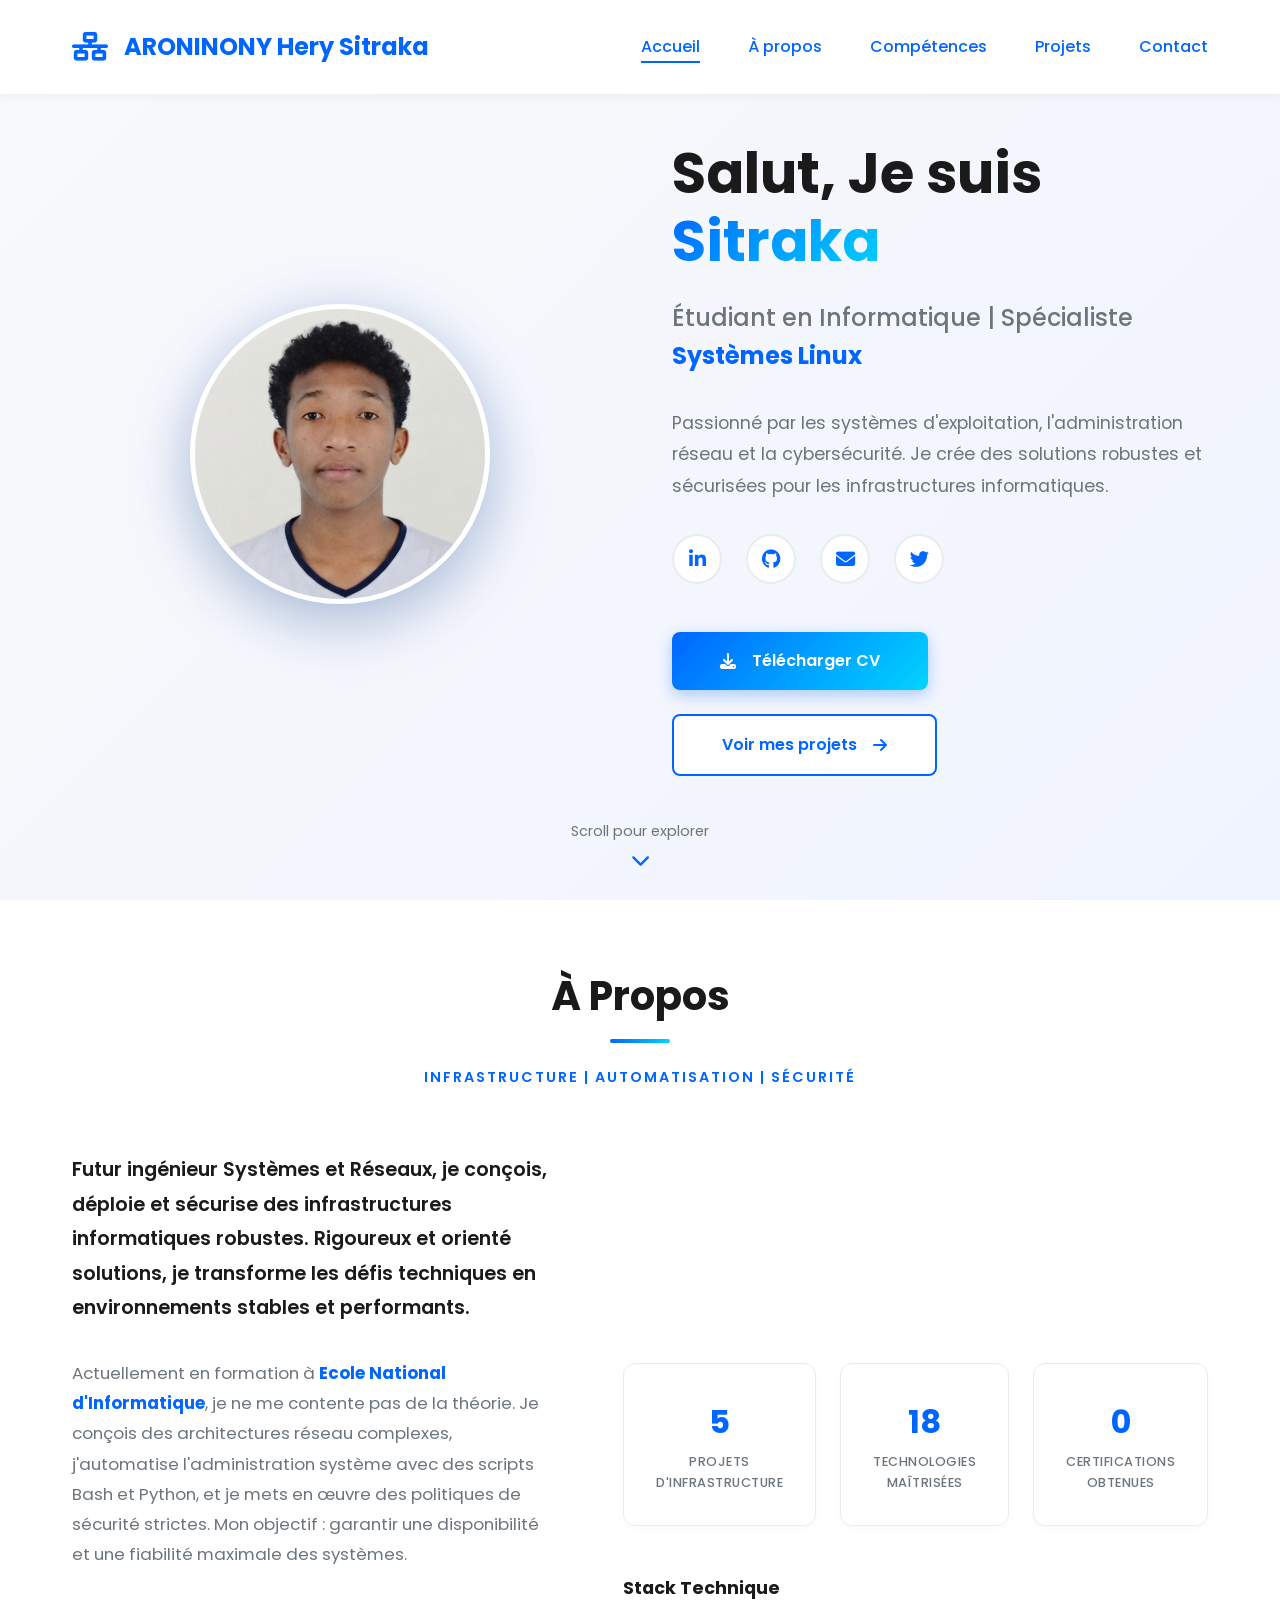
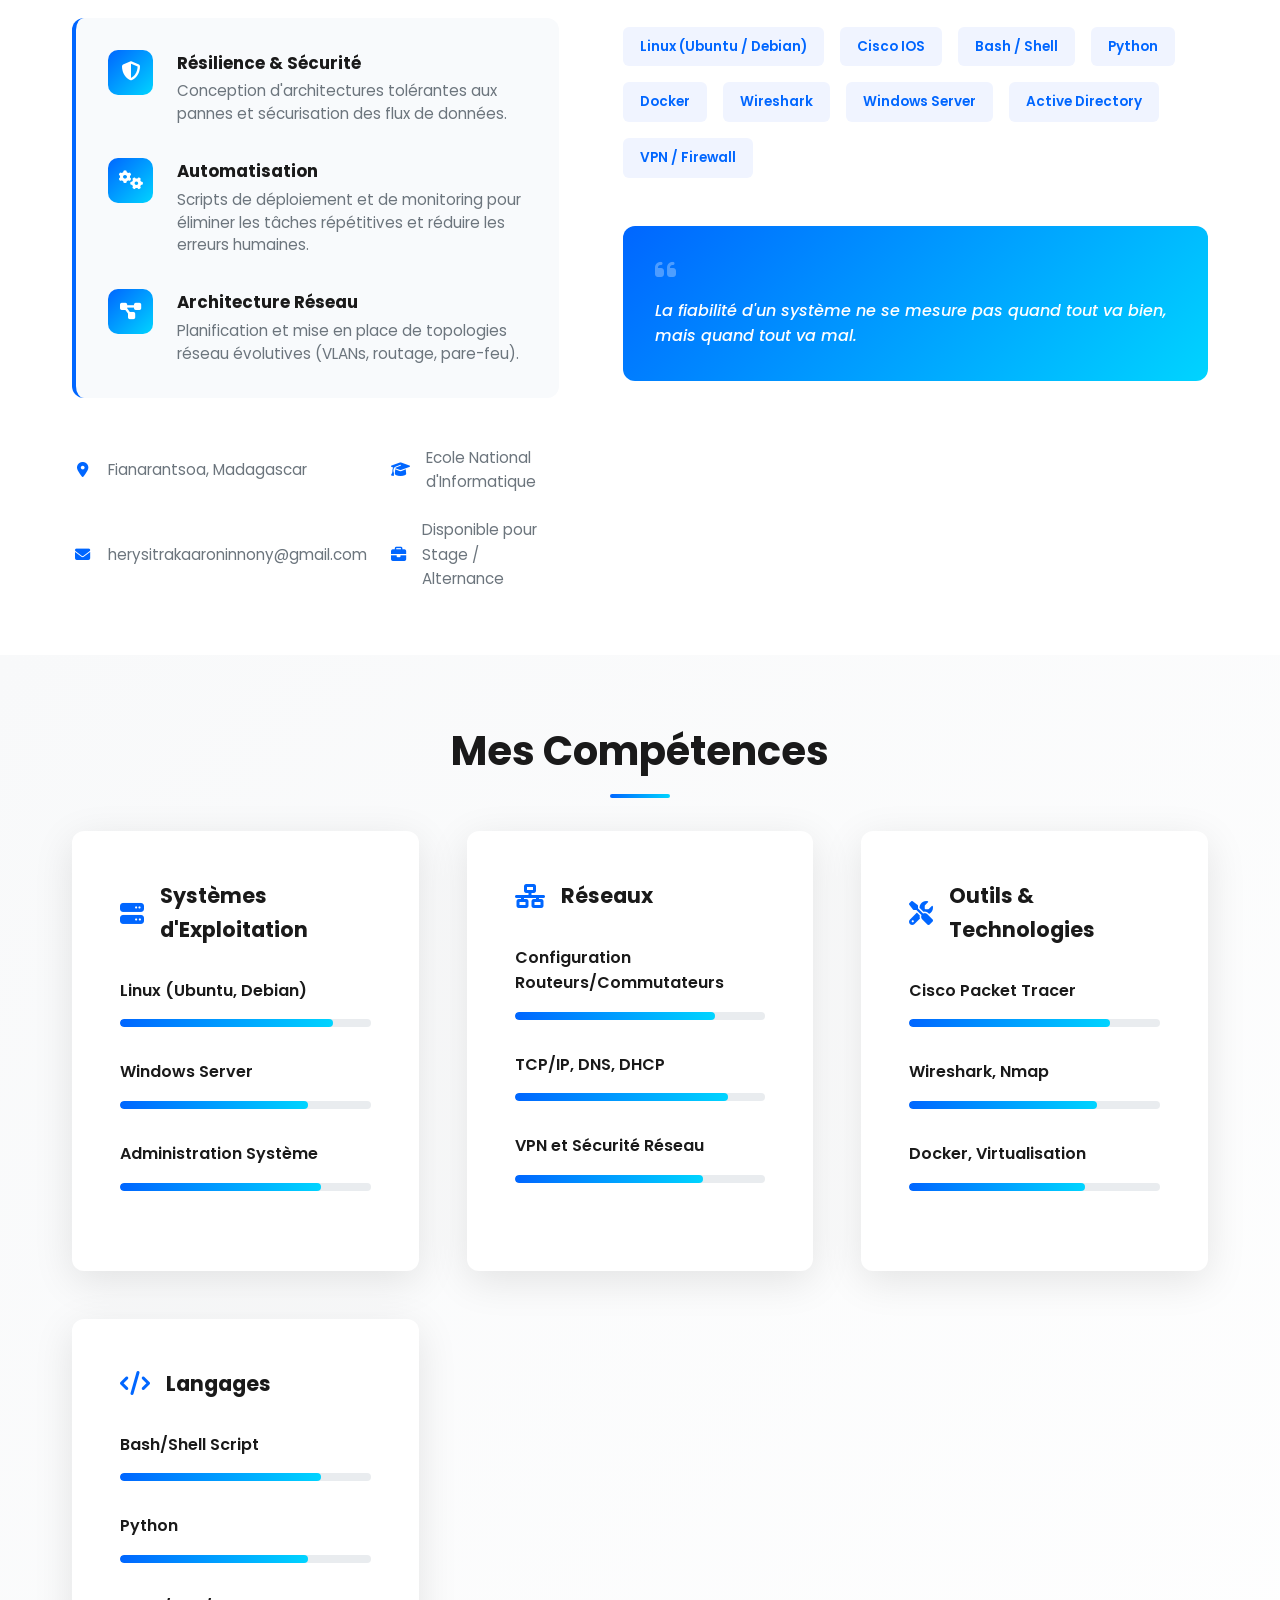
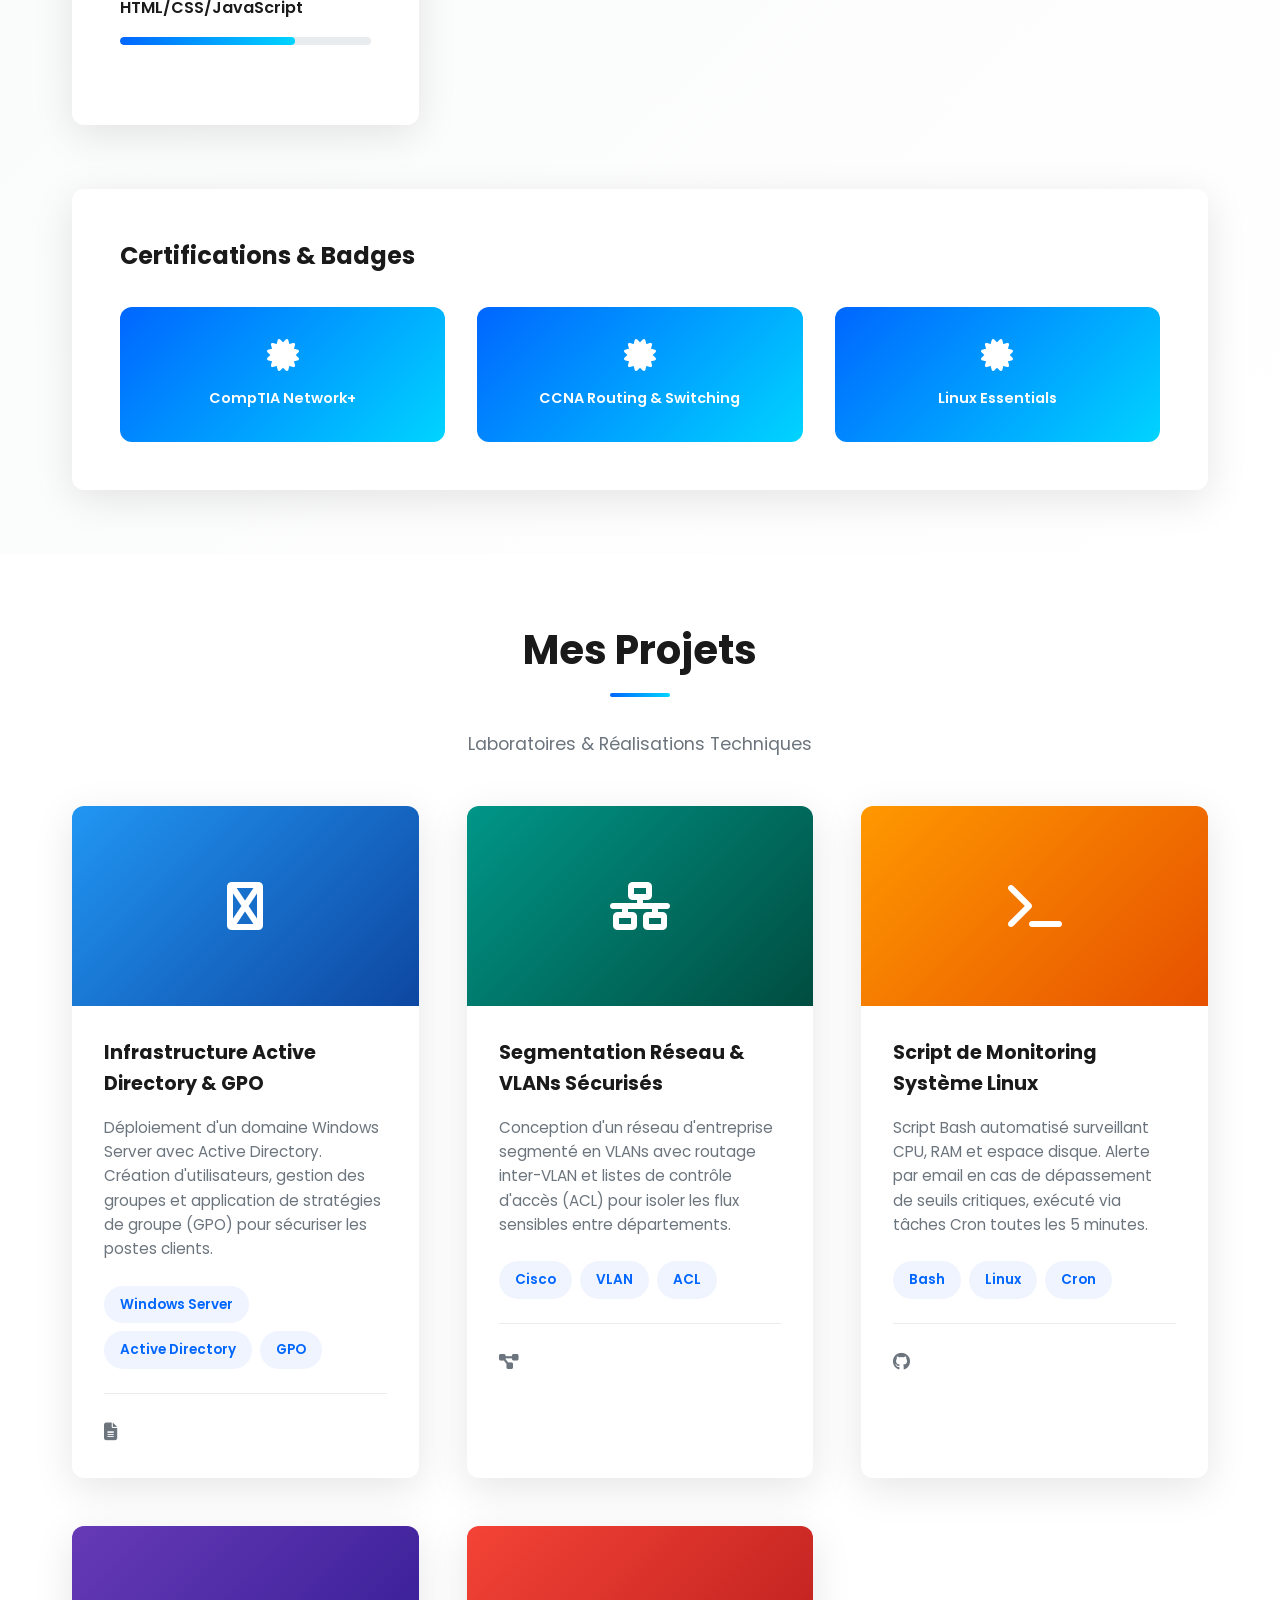
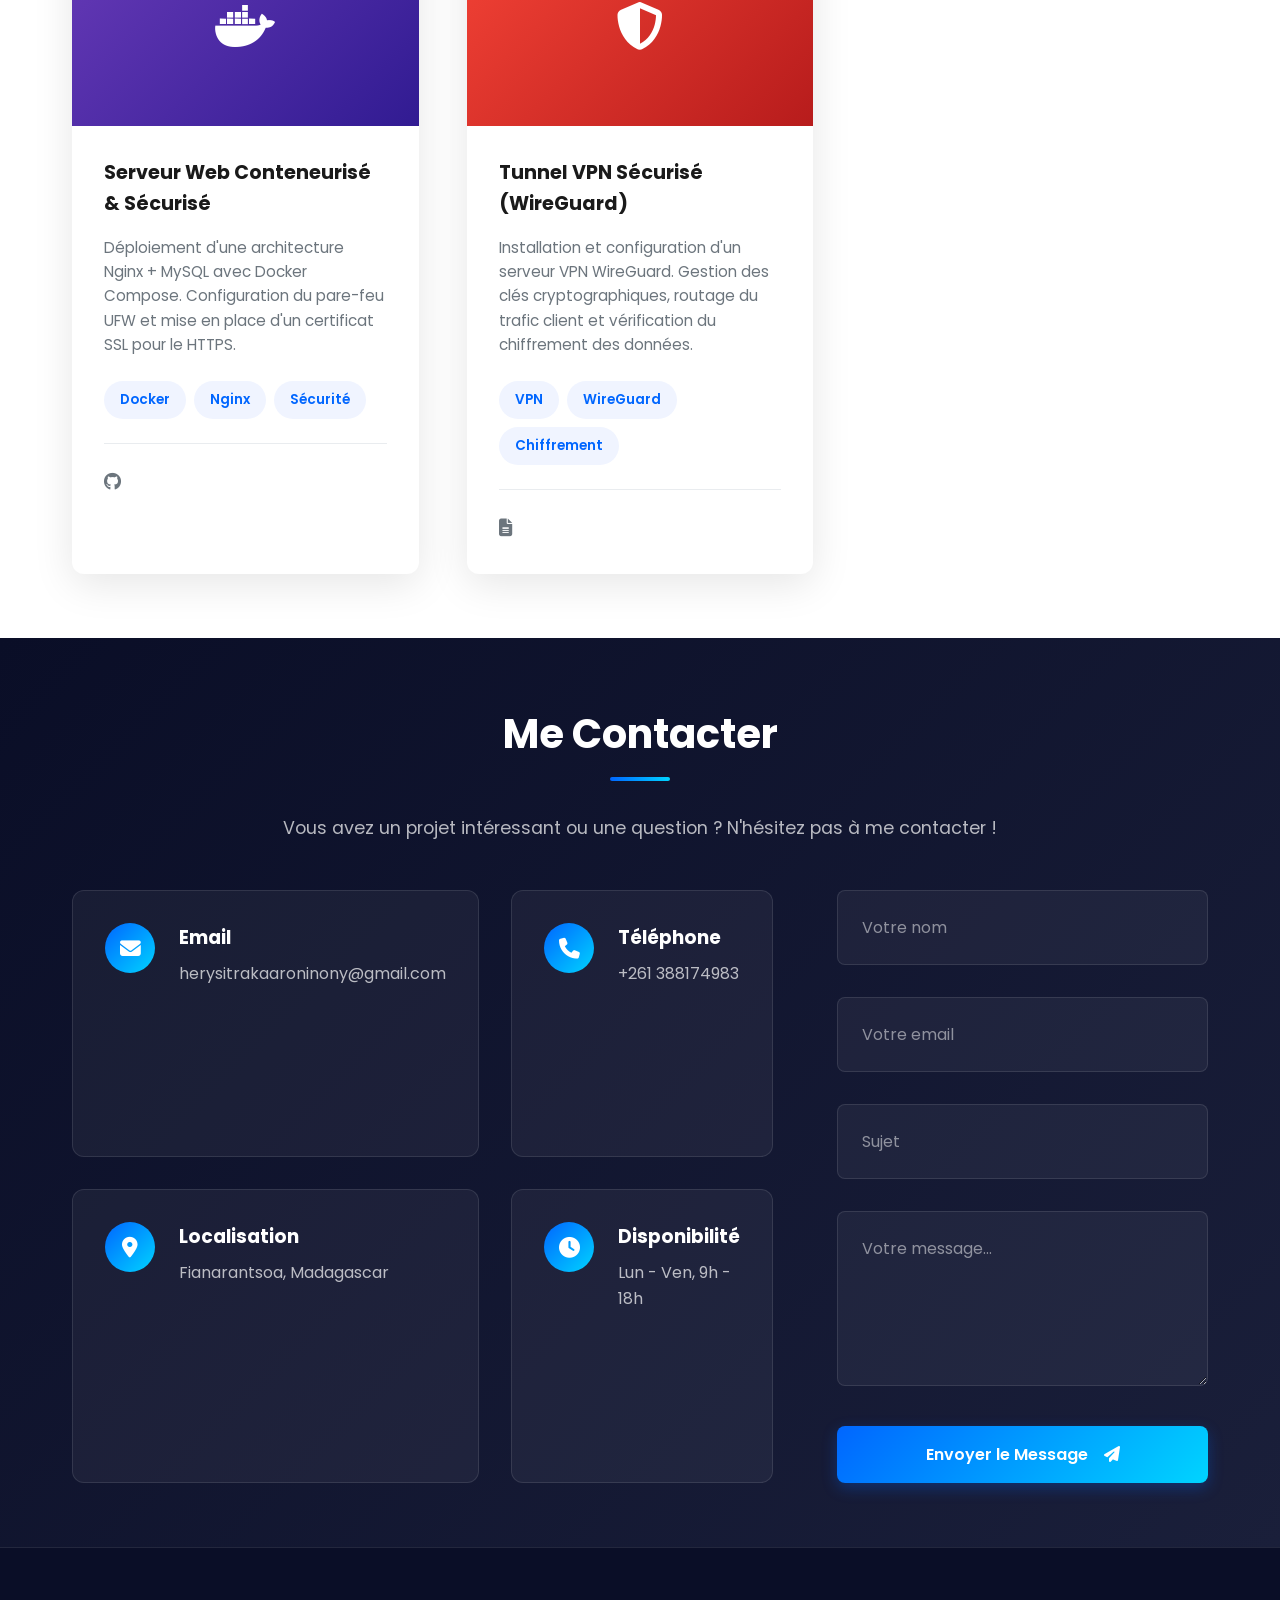
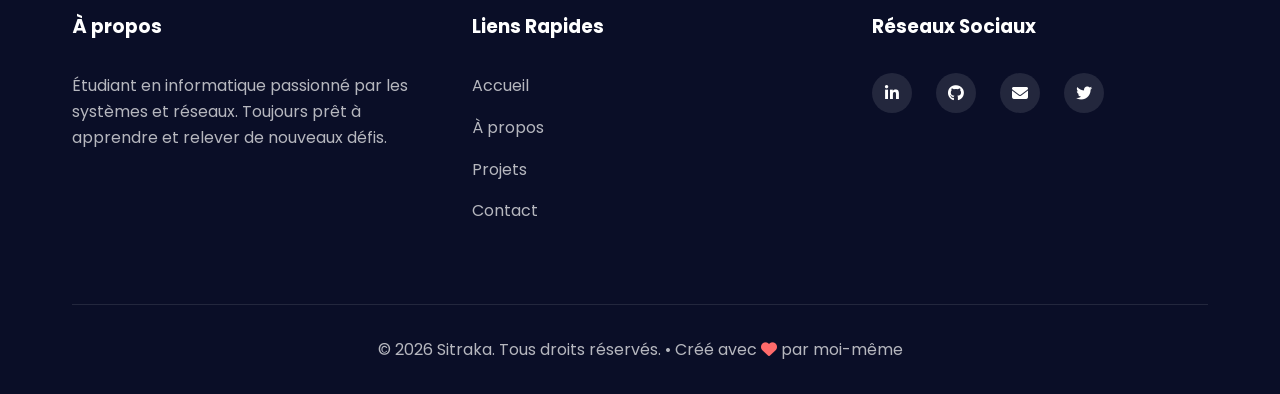
<file: index.html>
<!DOCTYPE html>
<html lang="fr">
<head>
    <meta charset="UTF-8">
    <meta name="viewport" content="width=device-width, initial-scale=1.0">
    <meta name="description" content="Portfolio de Sitraka - Étudiant en Informatique (Systèmes et Réseaux)">
    <meta name="keywords" content="système, réseau, informatique, portfolio">
    <title>Sitraka - Portfolio | Systèmes & Réseaux</title>
    
    <!-- Icons -->
    <link rel="stylesheet" href="https://cdnjs.cloudflare.com/ajax/libs/font-awesome/6.4.0/css/all.min.css">
    <!-- Google Fonts -->
    <link rel="preconnect" href="https://fonts.googleapis.com">
    <link rel="preconnect" href="https://fonts.gstatic.com" crossorigin>
    <link href="https://fonts.googleapis.com/css2?family=Poppins:wght@300;400;500;600;700&display=swap" rel="stylesheet">
    
    <!-- CSS Files -->
    <link rel="stylesheet" href="css/variables.css">
    <link rel="stylesheet" href="css/styles.css">
    <link rel="stylesheet" href="css/responsive.css">
</head>
<body>
    <!-- Navigation -->
    <nav id="navbar-container"></nav>

    <!-- Hero Section -->
    <div id="hero-container"></div>

    <!-- About Section -->
    <div id="about-container"></div>

    <!-- Skills Section -->
    <div id="skills-container"></div>

    <!-- Projects Section -->
    <div id="projects-container"></div>

    <!-- Contact Section -->
    <div id="contact-container"></div>

    <!-- Footer -->
    <div id="footer-container"></div>

    <!-- Scripts -->
    <script src="js/main.js"></script>
</body>
</html>
</file>
<file: css/variables.css>
/* ==================== VARIABLES DE COULEURS ====================
   À MODIFIER: Change les couleurs selon tes préférences
   Les couleurs se changent ici et s'appliquent partout
*/

:root {
    /* COULEURS PRINCIPALES */
    --primary-color: #0066ff;
--secondary-color: #00d4ff;
--accent-color: #ff6b6b;
    
    /* ARRIÈRE-PLANS */
    --dark-bg: #0a0e27;              /* Fond très sombre */
    --light-bg: #f8f9fa;             /* Fond clair */
    
    /* TEXTES */
    --text-dark: #1a1a1a;            /* Texte principal */
    --text-light: #ffffff;           /* Texte blanc */
    --text-muted: #6c757d;           /* Texte gris (description) */
    
    /* AUTRES */
    --border-color: #e9ecef;         /* Bordures */
    --shadow: 0 10px 40px rgba(0, 0, 0, 0.1);
    --shadow-lg: 0 20px 60px rgba(0, 0, 0, 0.15);
    
    /* TYPOGRAPHIE */
    --font-family: 'Poppins', sans-serif;
    --font-size-base: 16px;
    --font-size-h1: 3.5rem;
    --font-size-h2: 2.5rem;
    --font-size-h3: 1.5rem;
    
    /* ESPACEMENTS */
    --spacing-xs: 0.5rem;
    --spacing-sm: 1rem;
    --spacing-md: 1.5rem;
    --spacing-lg: 2rem;
    --spacing-xl: 3rem;
    --spacing-2xl: 4rem;
    
    /* TRANSITIONS */
    --transition: all 0.3s ease;
    --transition-fast: all 0.15s ease;
}

/* ==================== EXEMPLES DE COULEURS PRÉDÉFINIES ====================

Thème BLEU (défaut):
--primary-color: #0066ff;
--secondary-color: #00d4ff;
--accent-color: #ff6b6b;

Thème VIOLET:
--primary-color: #7c3aed;
--secondary-color: #a855f7;
--accent-color: #ec4899;

Thème ORANGE:
--primary-color: #ff6b35;
--secondary-color: #f7931e;
--accent-color: #2563eb;

Thème VERT:
--primary-color: #10b981;
--secondary-color: #34d399;
--accent-color: #3b82f6;

Thème GRIS PRO:
--primary-color: #374151;
--secondary-color: #6b7280;
--accent-color: #3b82f6;

*/
</file>
<file: css/styles.css>
/* ==================== RESET & BASE ====================*/
* {
    margin: 0;
    padding: 0;
    box-sizing: border-box;
}

html {
    scroll-behavior: smooth;
}

body {
    font-family: var(--font-family);
    font-size: var(--font-size-base);
    color: var(--text-dark);
    background-color: var(--light-bg);
    line-height: 1.6;
    overflow-x: hidden;
}

.container {
    max-width: 1200px;
    margin: 0 auto;
    padding: 0 var(--spacing-lg);
}

section {
    padding: var(--spacing-2xl) 0;
}

/* ==================== TITRE DES SECTIONS ====================*/
.section-title {
    font-size: var(--font-size-h2);
    text-align: center;
    margin-bottom: var(--spacing-xl);
    color: var(--text-dark);
    position: relative;
}

.section-title::after {
    content: '';
    position: absolute;
    bottom: -15px;
    left: 50%;
    transform: translateX(-50%);
    width: 60px;
    height: 4px;
    background: linear-gradient(90deg, var(--primary-color), var(--secondary-color));
    border-radius: 2px;
}

.section-subtitle {
    text-align: center;
    color: var(--text-muted);
    font-size: 1.1rem;
    margin-bottom: var(--spacing-xl);
}

/* ==================== NAVIGATION ====================*/
.navbar {
    position: fixed;
    top: 0;
    width: 100%;
    background: rgba(255, 255, 255, 0.95);
    backdrop-filter: blur(10px);
    box-shadow: 0 2px 10px rgba(0, 0, 0, 0.05);
    z-index: 1000;
    transition: var(--transition);
}

.nav-container {
    max-width: 1200px;
    margin: 0 auto;
    padding: var(--spacing-md) var(--spacing-lg);
    display: flex;
    justify-content: space-between;
    align-items: center;
}

.nav-logo {
    display: flex;
    align-items: center;
    gap: var(--spacing-sm);
    font-size: 1.5rem;
    font-weight: 700;
    color: var(--primary-color);
    text-decoration: none;
}

.logo-icon {
    font-size: 1.8rem;
}

.nav-menu {
    display: flex;
    list-style: none;
    gap: var(--spacing-xl);
}

.nav-link {
    color: var(--text-dark);
    text-decoration: none;
    font-weight: 500;
    position: relative;
    transition: var(--transition-fast);
}

.nav-link::after {
    content: '';
    position: absolute;
    bottom: -5px;
    left: 0;
    width: 0;
    height: 2px;
    background: var(--primary-color);
    transition: var(--transition-fast);
}

.nav-link:hover::after,
.nav-link.active::after {
    width: 100%;
}

.hamburger {
    display: none;
    flex-direction: column;
    cursor: pointer;
    gap: 5px;
}

.hamburger span {
    width: 25px;
    height: 3px;
    background: var(--text-dark);
    border-radius: 2px;
    transition: var(--transition-fast);
}

/* ==================== HERO SECTION ====================*/
.hero {
    min-height: 100vh;
    display: flex;
    align-items: center;
    justify-content: center;
    padding-top: 80px;
    background: linear-gradient(135deg, var(--light-bg) 0%, #f0f4ff 100%);
    position: relative;
    overflow: hidden;
}

.hero::before {
    content: '';
    position: absolute;
    top: -50%;
    right: -10%;
    width: 400px;
    height: 400px;
    background: radial-gradient(circle, rgba(0, 102, 255, 0.1) 0%, transparent 70%);
    border-radius: 50%;
    pointer-events: none;
}

.hero-content {
    display: grid;
    grid-template-columns: 1fr 1fr;
    gap: var(--spacing-2xl);
    align-items: center;
    position: relative;
    z-index: 1;
}

.hero-image {
    position: relative;
    text-align: center;
}

.profile-img {
    width: 300px;
    height: 300px;
    border-radius: 50%;
    object-fit: cover;
    box-shadow: var(--shadow-lg);
    border: 5px solid white;
    animation: float 3s ease-in-out infinite;
}

@keyframes float {
    0%, 100% { transform: translateY(0px); }
    50% { transform: translateY(-20px); }
}

.status-badge {
    position: absolute;
    bottom: 20px;
    left: 50%;
    transform: translateX(-50%);
    background: white;
    padding: var(--spacing-sm) var(--spacing-md);
    border-radius: 50px;
    box-shadow: var(--shadow);
    display: flex;
    align-items: center;
    gap: var(--spacing-xs);
    font-weight: 600;
    color: var(--primary-color);
}

.status-dot {
    width: 10px;
    height: 10px;
    background: #00c853;
    border-radius: 50%;
    animation: pulse 2s ease-in-out infinite;
}

@keyframes pulse {
    0%, 100% { box-shadow: 0 0 0 0 rgba(0, 200, 83, 0.7); }
    50% { box-shadow: 0 0 0 10px rgba(0, 200, 83, 0); }
}

.hero-text h1 {
    font-size: var(--font-size-h1);
    margin-bottom: var(--spacing-md);
    color: var(--text-dark);
    line-height: 1.2;
}

.highlight {
    background: linear-gradient(135deg, var(--primary-color), var(--secondary-color));
    -webkit-background-clip: text;
    -webkit-text-fill-color: transparent;
    background-clip: text;
}

.hero-subtitle {
    font-size: 1.5rem;
    color: var(--text-muted);
    margin-bottom: var(--spacing-lg);
    font-weight: 500;
}

.typing {
    color: var(--primary-color);
    font-weight: 700;
}

.hero-description {
    font-size: 1.1rem;
    color: var(--text-muted);
    margin-bottom: var(--spacing-lg);
    line-height: 1.8;
}

.hero-socials {
    display: flex;
    gap: var(--spacing-md);
    margin-bottom: var(--spacing-xl);
}

.social-btn {
    width: 50px;
    height: 50px;
    border-radius: 50%;
    background: white;
    border: 2px solid var(--border-color);
    display: flex;
    align-items: center;
    justify-content: center;
    color: var(--primary-color);
    font-size: 1.2rem;
    transition: var(--transition);
    text-decoration: none;
}

.social-btn:hover {
    background: var(--primary-color);
    color: white;
    border-color: var(--primary-color);
    transform: translateY(-3px);
    box-shadow: var(--shadow);
}

.hero-buttons {
    display: flex;
    gap: var(--spacing-md);
    flex-wrap: wrap;
}

.btn {
    padding: var(--spacing-sm) var(--spacing-xl);
    border: none;
    border-radius: 8px;
    font-size: 1rem;
    font-weight: 600;
    cursor: pointer;
    text-decoration: none;
    display: inline-flex;
    align-items: center;
    gap: var(--spacing-sm);
    transition: var(--transition);
    font-family: var(--font-family);
}

.btn-primary {
    background: linear-gradient(135deg, var(--primary-color), var(--secondary-color));
    color: white;
    box-shadow: 0 5px 15px rgba(0, 102, 255, 0.3);
}

.btn-primary:hover {
    transform: translateY(-2px);
    box-shadow: 0 10px 25px rgba(0, 102, 255, 0.4);
}

.btn-secondary {
    background: white;
    color: var(--primary-color);
    border: 2px solid var(--primary-color);
}

.btn-secondary:hover {
    background: var(--primary-color);
    color: white;
}

.btn-full {
    width: 100%;
    justify-content: center;
}

.scroll-indicator {
    position: absolute;
    bottom: 30px;
    left: 50%;
    transform: translateX(-50%);
    text-align: center;
    animation: bounce 2s infinite;
}

.scroll-indicator span {
    display: block;
    color: var(--text-muted);
    font-size: 0.9rem;
    margin-bottom: var(--spacing-xs);
}

.scroll-indicator i {
    display: block;
    color: var(--primary-color);
    font-size: 1.2rem;
}

@keyframes bounce {
    0%, 100% { transform: translateX(-50%) translateY(0); }
    50% { transform: translateX(-50%) translateY(10px); }
}

/* ==================== ABOUT SECTION ====================*/
.about {
    background: white;
}

.about-content {
    display: grid;
    grid-template-columns: 1fr 1fr;
    gap: var(--spacing-2xl);
    align-items: center;
}

.about-text p {
    color: var(--text-muted);
    margin-bottom: var(--spacing-lg);
    font-size: 1.05rem;
    line-height: 1.8;
}

.about-info {
    display: grid;
    grid-template-columns: 1fr 1fr;
    gap: var(--spacing-lg);
    margin-top: var(--spacing-xl);
}

.info-item {
    display: flex;
    flex-direction: column;
    gap: var(--spacing-xs);
}

.info-label {
    font-weight: 600;
    color: var(--text-dark);
}

.info-value {
    color: var(--text-muted);
}

.about-stats {
    display: grid;
    grid-template-columns: repeat(3, 1fr);
    gap: var(--spacing-lg);
}

.stat-card {
    background: linear-gradient(135deg, #f8f9fa 0%, #ffffff 100%);
    padding: var(--spacing-xl);
    border-radius: 12px;
    text-align: center;
    border: 2px solid var(--border-color);
    transition: var(--transition);
}

.stat-card:hover {
    border-color: var(--primary-color);
    box-shadow: var(--shadow);
}

.stat-number {
    font-size: 2.5rem;
    font-weight: 700;
    color: var(--primary-color);
    margin-bottom: var(--spacing-sm);
}

.stat-label {
    color: var(--text-muted);
    font-weight: 500;
}

/* ==================== SKILLS SECTION ====================*/
.skills {
    background: linear-gradient(135deg, #f8f9fa 0%, white 100%);
}

.skills-grid {
    display: grid;
    grid-template-columns: repeat(auto-fit, minmax(300px, 1fr));
    gap: var(--spacing-xl);
    margin-bottom: var(--spacing-2xl);
}

.skill-category {
    background: white;
    padding: var(--spacing-xl);
    border-radius: 12px;
    box-shadow: var(--shadow);
    transition: var(--transition);
}

.skill-category:hover {
    transform: translateY(-5px);
    box-shadow: var(--shadow-lg);
}

.category-title {
    font-size: 1.3rem;
    margin-bottom: var(--spacing-lg);
    color: var(--text-dark);
    display: flex;
    align-items: center;
    gap: var(--spacing-sm);
}

.category-title i {
    color: var(--primary-color);
    font-size: 1.5rem;
}

.skill-item {
    margin-bottom: var(--spacing-lg);
}

.skill-name {
    display: block;
    color: var(--text-dark);
    font-weight: 600;
    margin-bottom: var(--spacing-sm);
}

.skill-bar {
    height: 8px;
    background: var(--border-color);
    border-radius: 10px;
    overflow: hidden;
}

.skill-progress {
    height: 100%;
    background: linear-gradient(90deg, var(--primary-color), var(--secondary-color));
    border-radius: 10px;
    transition: width 1s ease;
}

.certifications {
    background: white;
    padding: var(--spacing-xl);
    border-radius: 12px;
    box-shadow: var(--shadow);
}

.certifications h3 {
    font-size: 1.5rem;
    margin-bottom: var(--spacing-lg);
    color: var(--text-dark);
}

.cert-grid {
    display: grid;
    grid-template-columns: repeat(auto-fit, minmax(150px, 1fr));
    gap: var(--spacing-lg);
}

.cert-badge {
    background: linear-gradient(135deg, var(--primary-color), var(--secondary-color));
    color: white;
    padding: var(--spacing-lg);
    border-radius: 12px;
    text-align: center;
    transition: var(--transition);
    cursor: pointer;
}

.cert-badge:hover {
    transform: scale(1.05);
    box-shadow: var(--shadow-lg);
}

.cert-badge i {
    font-size: 2rem;
    display: block;
    margin-bottom: var(--spacing-sm);
}

.cert-badge p {
    font-weight: 600;
    font-size: 0.9rem;
}

/* ==================== PROJECTS SECTION ====================*/
.projects {
    background: white;
}

.projects-grid {
    display: grid;
    grid-template-columns: repeat(auto-fit, minmax(320px, 1fr));
    gap: var(--spacing-xl);
}

.project-card {
    background: white;
    border-radius: 12px;
    overflow: hidden;
    box-shadow: var(--shadow);
    transition: var(--transition);
}

.project-card:hover {
    transform: translateY(-10px);
    box-shadow: var(--shadow-lg);
}

.project-image {
    position: relative;
    width: 100%;
    height: 200px;
    overflow: hidden;
    background: linear-gradient(135deg, #667eea 0%, #764ba2 100%);
}

.project-image img {
    width: 100%;
    height: 100%;
    object-fit: cover;
    transition: var(--transition);
}

.project-card:hover .project-image img {
    transform: scale(1.1);
}

.project-overlay {
    position: absolute;
    top: 0;
    left: 0;
    right: 0;
    bottom: 0;
    background: rgba(0, 0, 0, 0.7);
    display: flex;
    align-items: center;
    justify-content: center;
    opacity: 0;
    transition: var(--transition);
}

.project-card:hover .project-overlay {
    opacity: 1;
}

.project-link {
    background: var(--primary-color);
    color: white;
    padding: var(--spacing-sm) var(--spacing-lg);
    border-radius: 50px;
    text-decoration: none;
    font-weight: 600;
    transition: var(--transition);
}

.project-link:hover {
    background: var(--secondary-color);
}

.project-content {
    padding: var(--spacing-lg);
}

.project-title {
    font-size: 1.2rem;
    margin-bottom: var(--spacing-sm);
    color: var(--text-dark);
}

.project-description {
    color: var(--text-muted);
    font-size: 0.95rem;
    margin-bottom: var(--spacing-md);
    line-height: 1.6;
}

.project-tags {
    display: flex;
    flex-wrap: wrap;
    gap: var(--spacing-xs);
    margin-bottom: var(--spacing-md);
}

.tag {
    background: #f0f4ff;
    color: var(--primary-color);
    padding: var(--spacing-xs) var(--spacing-sm);
    border-radius: 20px;
    font-size: 0.85rem;
    font-weight: 600;
}

.project-links {
    display: flex;
    gap: var(--spacing-md);
    padding-top: var(--spacing-md);
    border-top: 1px solid var(--border-color);
}

.link-icon {
    color: var(--text-muted);
    font-size: 1.1rem;
    transition: var(--transition);
    text-decoration: none;
}

.link-icon:hover {
    color: var(--primary-color);
    transform: scale(1.2);
}

/* ==================== CONTACT SECTION ====================*/
.contact {
    background: linear-gradient(135deg, var(--dark-bg) 0%, #1a1f3a 100%);
    color: white;
    padding: var(--spacing-2xl) 0;
}

.contact .section-title {
    color: white;
}

.contact .section-subtitle {
    color: rgba(255, 255, 255, 0.7);
}

.contact-content {
    display: grid;
    grid-template-columns: 1fr 1fr;
    gap: var(--spacing-2xl);
}

.contact-info {
    display: grid;
    grid-template-columns: repeat(2, 1fr);
    gap: var(--spacing-lg);
}

.contact-item {
    display: flex;
    gap: var(--spacing-md);
    padding: var(--spacing-lg);
    background: rgba(255, 255, 255, 0.05);
    border-radius: 12px;
    border: 1px solid rgba(255, 255, 255, 0.1);
    transition: var(--transition);
}

.contact-item:hover {
    background: rgba(0, 102, 255, 0.1);
    border-color: var(--primary-color);
}

.contact-icon {
    width: 50px;
    height: 50px;
    background: linear-gradient(135deg, var(--primary-color), var(--secondary-color));
    border-radius: 50%;
    display: flex;
    align-items: center;
    justify-content: center;
    font-size: 1.3rem;
    flex-shrink: 0;
}

.contact-details h3 {
    margin-bottom: var(--spacing-xs);
    color: white;
}

.contact-details a,
.contact-details p {
    color: rgba(255, 255, 255, 0.7);
    text-decoration: none;
    transition: var(--transition);
}

.contact-details a:hover {
    color: var(--secondary-color);
}

.contact-form {
    display: flex;
    flex-direction: column;
    gap: var(--spacing-lg);
}

.form-group {
    position: relative;
}

.form-input {
    width: 100%;
    padding: var(--spacing-md);
    background: rgba(255, 255, 255, 0.05);
    border: 1px solid rgba(255, 255, 255, 0.1);
    border-radius: 8px;
    color: white;
    font-family: var(--font-family);
    font-size: 1rem;
    transition: var(--transition);
}

.form-input::placeholder {
    color: rgba(255, 255, 255, 0.5);
}

.form-input:focus {
    outline: none;
    background: rgba(255, 255, 255, 0.1);
    border-color: var(--primary-color);
    box-shadow: 0 0 0 3px rgba(0, 102, 255, 0.1);
}

/* ==================== FOOTER ====================*/
.footer {
    background: var(--dark-bg);
    color: rgba(255, 255, 255, 0.7);
    padding: var(--spacing-2xl) 0 var(--spacing-lg);
    border-top: 1px solid rgba(255, 255, 255, 0.1);
}

.footer-content {
    display: grid;
    grid-template-columns: repeat(auto-fit, minmax(250px, 1fr));
    gap: var(--spacing-2xl);
    margin-bottom: var(--spacing-2xl);
}

.footer-section h3 {
    color: white;
    margin-bottom: var(--spacing-lg);
}

.footer-section ul {
    list-style: none;
}

.footer-section a {
    color: rgba(255, 255, 255, 0.7);
    text-decoration: none;
    transition: var(--transition);
    display: block;
    margin-bottom: var(--spacing-sm);
}

.footer-section a:hover {
    color: var(--primary-color);
    transform: translateX(5px);
}

.footer-socials {
    display: flex;
    gap: var(--spacing-md);
}

.footer-socials a {
    width: 40px;
    height: 40px;
    background: rgba(255, 255, 255, 0.1);
    border-radius: 50%;
    display: flex;
    align-items: center;
    justify-content: center;
    margin-bottom: 0;
    transition: var(--transition);
    color: white;
    text-decoration: none;
}

.footer-socials a:hover {
    background: var(--primary-color);
    color: white;
    transform: translateY(-3px);
}

.footer-bottom {
    text-align: center;
    padding-top: var(--spacing-lg);
    border-top: 1px solid rgba(255, 255, 255, 0.1);
}

.footer-bottom i {
    color: var(--accent-color);
}

/* ==================== ABOUT SECTION (VERSION PRO) ====================*/

/* Souligne le sous-titre de section */
.about .section-subtitle {
    font-weight: 600;
    color: var(--primary-color);
    letter-spacing: 2px;
    text-transform: uppercase;
    font-size: 0.9rem;
    margin-top: -10px;
    margin-bottom: var(--spacing-2xl);
}

/* Texte d'accroche (plus gros et gras) */
.about-intro {
    font-size: 1.2rem !important;
    font-weight: 600;
    color: var(--text-dark) !important;
    line-height: 1.8;
    margin-bottom: var(--spacing-lg) !important;
}

/* Détails (texte normal) */
.about-details {
    color: var(--text-muted) !important;
    font-size: 1.05rem !important;
    line-height: 1.8;
    margin-bottom: var(--spacing-xl) !important;
}

.about-details strong {
    color: var(--primary-color);
}

/* Piliers de compétence (Focus) */
.about-focus {
    display: flex;
    flex-direction: column;
    gap: var(--spacing-lg);
    margin-bottom: var(--spacing-xl);
    padding: var(--spacing-lg);
    background: #f8fafc;
    border-radius: 12px;
    border-left: 4px solid var(--primary-color);
}

.focus-item {
    display: flex;
    gap: var(--spacing-md);
    align-items: flex-start;
}

.focus-icon {
    width: 45px;
    height: 45px;
    background: linear-gradient(135deg, var(--primary-color), var(--secondary-color));
    border-radius: 10px;
    display: flex;
    align-items: center;
    justify-content: center;
    color: white;
    font-size: 1.2rem;
    flex-shrink: 0;
}

.focus-text h4 {
    font-size: 1.05rem;
    color: var(--text-dark);
    margin-bottom: 4px;
}

.focus-text p {
    color: var(--text-muted);
    font-size: 0.95rem;
    line-height: 1.5;
    margin: 0;
}

/* Informations personnelles pro */
.about-info-pro {
    display: grid;
    grid-template-columns: 1fr 1fr;
    gap: var(--spacing-md);
}

.info-pro-item {
    display: flex;
    align-items: center;
    gap: var(--spacing-sm);
    color: var(--text-muted);
    font-size: 0.95rem;
}

.info-pro-item i {
    color: var(--primary-color);
    width: 20px;
    text-align: center;
}

/* Colonne de droite */
.about-right {
    display: flex;
    flex-direction: column;
    gap: var(--spacing-xl);
}

/* Statistiques Pro */
.about-stats-pro {
    display: grid;
    grid-template-columns: repeat(3, 1fr);
    gap: var(--spacing-md);
}

.stat-pro-card {
    background: white;
    padding: var(--spacing-lg);
    border-radius: 12px;
    text-align: center;
    border: 1px solid var(--border-color);
    box-shadow: 0 4px 6px rgba(0, 0, 0, 0.02);
    transition: var(--transition);
}

.stat-pro-card:hover {
    border-color: var(--primary-color);
    box-shadow: var(--shadow);
    transform: translateY(-3px);
}

.stat-pro-number {
    font-size: 2rem;
    font-weight: 700;
    color: var(--primary-color);
    margin-bottom: 5px;
}

.stat-pro-label {
    color: var(--text-muted);
    font-size: 0.8rem;
    font-weight: 500;
    text-transform: uppercase;
    letter-spacing: 0.5px;
}

/* Stack Technique */
.about-tech-stack h4 {
    font-size: 1.1rem;
    color: var(--text-dark);
    margin-bottom: var(--spacing-md);
}

.tech-tags {
    display: flex;
    flex-wrap: wrap;
    gap: var(--spacing-sm);
}

.tech-tag {
    background: #f0f4ff;
    color: var(--primary-color);
    padding: 8px 16px;
    border-radius: 6px;
    font-size: 0.85rem;
    font-weight: 600;
    transition: var(--transition);
    border: 1px solid transparent;
}

.tech-tag:hover {
    background: white;
    border-color: var(--primary-color);
    transform: translateY(-2px);
    box-shadow: 0 4px 10px rgba(0, 102, 255, 0.1);
}

/* Citation / Devise */
.about-quote {
    position: relative;
    background: linear-gradient(135deg, var(--primary-color), var(--secondary-color));
    padding: var(--spacing-lg);
    border-radius: 12px;
    color: white;
}

.about-quote i {
    font-size: 1.5rem;
    opacity: 0.3;
    margin-bottom: var(--spacing-sm);
}

.about-quote p {
    font-style: italic;
    font-size: 1rem;
    line-height: 1.6;
    margin: 0;
    font-weight: 500;
}

.profile-img {
    filter: drop-shadow(0 10px 30px rgba(0, 102, 255, 0.2));
}
</file>
<file: css/responsive.css>
/* ==================== TABLETTES (768px et moins) ====================*/
@media (max-width: 768px) {
    :root {
        --font-size-h1: 2.5rem;
        --font-size-h2: 1.8rem;
        --spacing-2xl: 2.5rem;
    }

    .container {
        padding: 0 var(--spacing-md);
    }

    /* Navigation Mobile */
    .nav-menu {
        gap: var(--spacing-lg);
        position: fixed;
        left: -100%;
        top: 70px;
        flex-direction: column;
        background-color: white;
        width: 100%;
        text-align: center;
        transition: 0.3s;
        box-shadow: 0 10px 27px rgba(0, 0, 0, 0.05);
        padding: var(--spacing-lg) 0;
        z-index: 999;
    }

    .nav-menu.active {
        left: 0;
    }

    .hamburger {
        display: flex;
    }

    /* Hero */
    .hero-content {
        grid-template-columns: 1fr;
        gap: var(--spacing-xl);
    }

    .profile-img {
        width: 250px;
        height: 250px;
    }

    .hero-buttons {
        flex-direction: column;
    }

    .btn {
        width: 100%;
        justify-content: center;
    }

    /* About */
    .about-content {
        grid-template-columns: 1fr;
        gap: var(--spacing-xl);
    }

    .about-stats {
        grid-template-columns: 1fr;
    }

    .about-info {
        grid-template-columns: 1fr;
    }

    /* Contact */
    .contact-content {
        grid-template-columns: 1fr;
    }

    .contact-info {
        grid-template-columns: 1fr;
    }

    /* Section */
    section {
        padding: var(--spacing-xl) 0;
    }

    /* Projects */
    .projects-grid {
        grid-template-columns: 1fr;
    }

    /* Certifications */
    .cert-grid {
        grid-template-columns: repeat(2, 1fr);
    }
}

/* ==================== MOBILES (480px et moins) ====================*/
@media (max-width: 480px) {
    :root {
        --font-size-base: 14px;
        --font-size-h1: 2rem;
        --font-size-h2: 1.5rem;
        --font-size-h3: 1.2rem;
        --spacing-xl: 1.5rem;
    }

    .container {
        padding: 0 var(--spacing-md);
    }

    /* Logo */
    .nav-logo {
        font-size: 1.2rem;
    }

    /* Hero */
    .hero {
        padding-top: 70px;
        min-height: 85vh;
    }

    .hero-text h1 {
        font-size: 1.8rem;
    }

    .hero-subtitle {
        font-size: 1.1rem;
    }

    .profile-img {
        width: 200px;
        height: 200px;
    }

    .hero-buttons {
        flex-direction: column;
        gap: var(--spacing-md);
    }

    /* Skills */
    .skills-grid {
        grid-template-columns: 1fr;
    }

    /* Section Title */
    .section-title {
        font-size: 1.8rem;
    }

    /* About */
    .about-text p {
        font-size: 0.95rem;
    }

    /* Footer */
    .footer-content {
        grid-template-columns: 1fr;
        gap: var(--spacing-lg);
    }

    /* Certifications */
    .cert-grid {
        grid-template-columns: 1fr;
    }

    /* Skills Items */
    .skill-item {
        margin-bottom: var(--spacing-md);
    }

    /* Status Badge */
    .status-badge {
        font-size: 0.8rem;
        padding: var(--spacing-xs) var(--spacing-sm);
    }
}

/* ==================== TRÈS GRAND ÉCRAN (1440px+) ====================*/
@media (min-width: 1440px) {
    .container {
        max-width: 1400px;
    }

    .hero {
        min-height: 110vh;
    }
}

/* ==================== PRINT ====================*/
@media print {
    nav,
    .scroll-indicator,
    .footer {
        display: none;
    }
}




/* ==================== ABOUT PRO - RESPONSIVE ====================*/

@media (max-width: 768px) {
    .about-stats-pro {
        grid-template-columns: 1fr;
    }

    .about-info-pro {
        grid-template-columns: 1fr;
    }
}

@media (max-width: 480px) {
    .about-focus {
        padding: var(--spacing-md);
    }

    .stat-pro-number {
        font-size: 1.5rem;
    }
}
</file>
